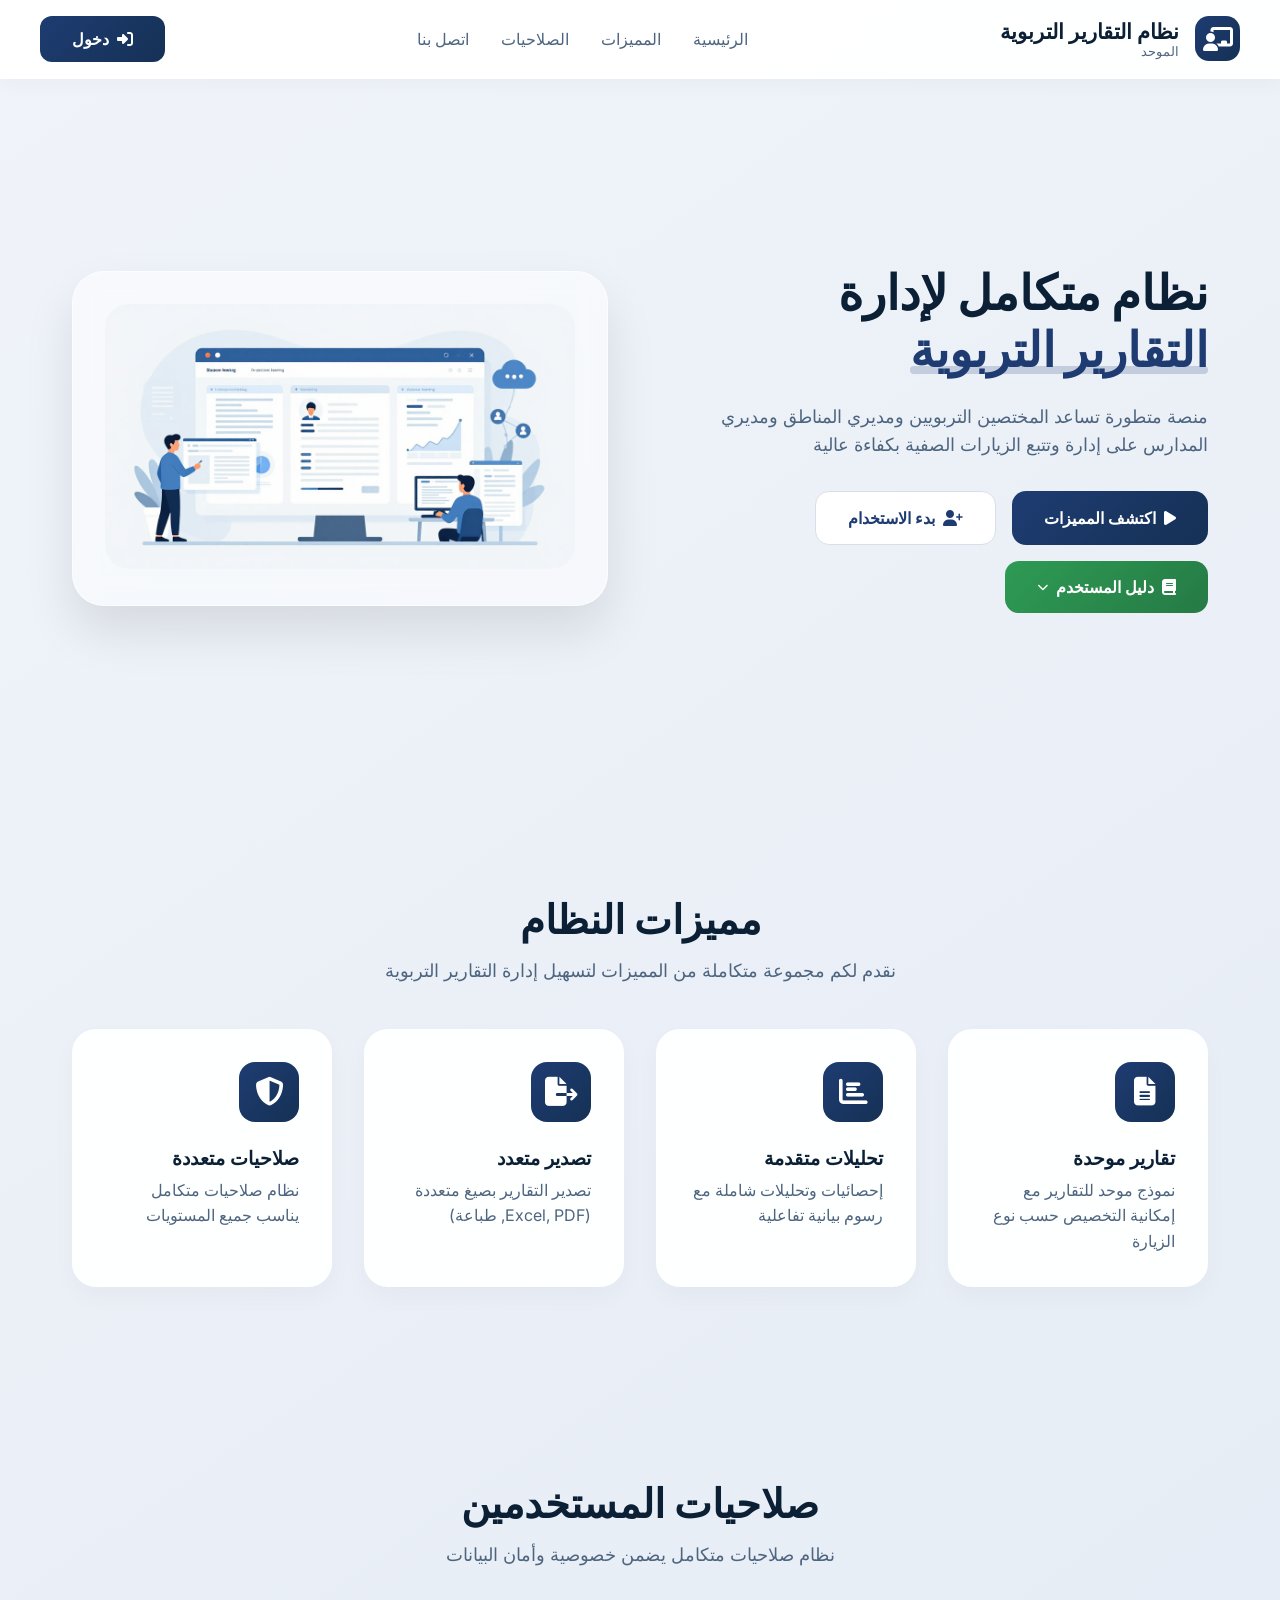
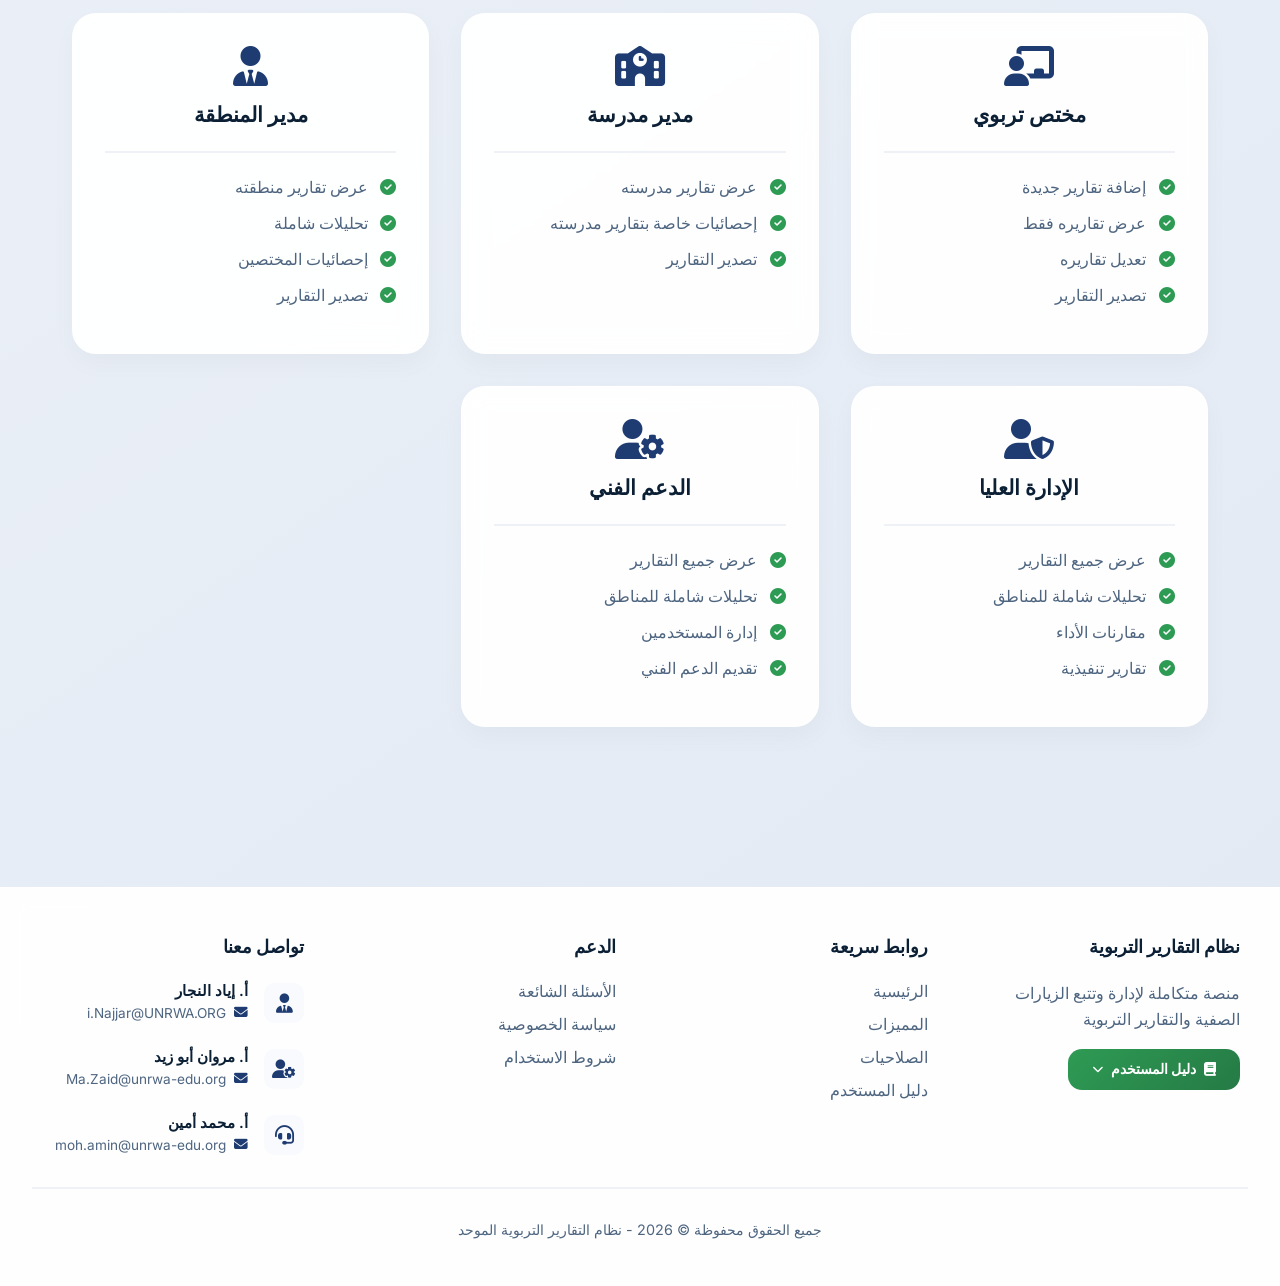
<file: index.html>
<!DOCTYPE html>
<html lang="ar" dir="rtl">
<!-- SYSTEM_FIX_VERSION: 2026-08-11-v5 -->
<head>
    <meta charset="UTF-8">
    <meta name="viewport" content="width=device-width, initial-scale=1.0">
    <title>نظام التقارير التربوية الموحد</title>
    <link rel="icon" type="image/png" sizes="32x32" href="lib/favicon-32.png">
    <link rel="icon" type="image/png" sizes="16x16" href="lib/favicon-16.png">
    <link rel="icon" type="image/png" sizes="64x64" href="lib/favicon-64.png">
    <link rel="apple-touch-icon" sizes="180x180" href="lib/apple-touch-icon-180.png">
    <link rel="preconnect" href="https://fonts.googleapis.com">
    <link rel="preconnect" href="https://fonts.gstatic.com" crossorigin>
    <link href="https://fonts.googleapis.com/css2?family=Inter:wght@400;500;600;700&display=swap" rel="stylesheet">
    <link rel="stylesheet" href="https://cdnjs.cloudflare.com/ajax/libs/font-awesome/6.4.0/css/all.min.css">
    <style>
        * {
            margin: 0;
            padding: 0;
            box-sizing: border-box;
        }

        body {
            font-family: 'Inter', sans-serif;
            background: linear-gradient(145deg, #f0f4fa 0%, #e2e9f3 100%);
            min-height: 100vh;
        }

        .navbar {
            background: rgba(255, 255, 255, 0.95);
            backdrop-filter: blur(12px);
            -webkit-backdrop-filter: blur(12px);
            border-bottom: 1px solid rgba(255, 255, 255, 0.6);
            padding: 1rem 2rem;
            position: sticky;
            top: 0;
            z-index: 100;
            box-shadow: 0 5px 20px rgba(0, 0, 0, 0.03);
        }

        .nav-container {
            max-width: 1200px;
            margin: 0 auto;
            display: flex;
            justify-content: space-between;
            align-items: center;
        }

        .logo {
            display: flex;
            align-items: center;
            gap: 1rem;
        }

        .logo-icon {
            width: 45px;
            height: 45px;
            background: linear-gradient(135deg, #1e3c72, #153155);
            border-radius: 14px;
            display: flex;
            align-items: center;
            justify-content: center;
        }

        .logo-icon i {
            font-size: 1.5rem;
            color: white;
        }

        .logo-text h1 {
            color: #0b1f35;
            font-size: 1.3rem;
            font-weight: 700;
        }

        .logo-text p {
            color: #4e6580;
            font-size: 0.8rem;
            font-weight: 500;
        }

        .nav-links {
            display: flex;
            gap: 2rem;
            align-items: center;
        }

        .nav-links a {
            color: #4e6580;
            text-decoration: none;
            font-weight: 500;
            transition: color 0.2s;
        }

        .nav-links a:hover {
            color: #1e3c72;
        }

        .login-btn {
            background: linear-gradient(135deg, #1e3c72, #153155);
            color: white;
            border: none;
            padding: 0.8rem 2rem;
            border-radius: 12px;
            font-weight: 600;
            cursor: pointer;
            transition: all 0.2s;
            display: inline-flex;
            align-items: center;
            gap: 0.5rem;
            text-decoration: none;
        }

        .login-btn:hover {
            transform: translateY(-2px);
            box-shadow: 0 10px 20px rgba(30, 60, 114, 0.2);
        }

        .container {
            max-width: 1200px;
            margin: 0 auto;
            padding: 2rem;
        }

        .hero {
            min-height: 80vh;
            display: flex;
            align-items: center;
        }

        .hero-content {
            display: grid;
            grid-template-columns: 1fr 1fr;
            gap: 4rem;
            align-items: center;
        }

        .hero-text h1 {
            color: #0b1f35;
            font-size: 3rem;
            font-weight: 700;
            line-height: 1.2;
            margin-bottom: 1.5rem;
        }

        .hero-text .highlight {
            color: #1e3c72;
            position: relative;
        }

        .hero-text .highlight::after {
            content: '';
            position: absolute;
            bottom: 5px;
            left: 0;
            width: 100%;
            height: 8px;
            background: rgba(30, 60, 114, 0.2);
            border-radius: 4px;
            z-index: -1;
        }

        .hero-text p {
            color: #4e6580;
            font-size: 1.1rem;
            line-height: 1.6;
            margin-bottom: 2rem;
        }

        .hero-buttons {
            display: flex;
            gap: 1rem;
            flex-wrap: wrap;
        }

        .btn-primary {
            background: linear-gradient(135deg, #1e3c72, #153155);
            color: white;
            border: none;
            padding: 1rem 2rem;
            border-radius: 14px;
            font-weight: 600;
            cursor: pointer;
            transition: all 0.2s;
            display: inline-flex;
            align-items: center;
            gap: 0.5rem;
            text-decoration: none;
        }

        .btn-secondary {
            background: white;
            color: #1e3c72;
            border: 1.5px solid #d7e0ea;
            padding: 1rem 2rem;
            border-radius: 14px;
            font-weight: 600;
            cursor: pointer;
            transition: all 0.2s;
            display: inline-flex;
            align-items: center;
            gap: 0.5rem;
            text-decoration: none;
        }

        .btn-secondary:hover {
            border-color: #1e3c72;
            background: #f8fafd;
        }

        .btn-manual {
            background: linear-gradient(135deg, #2e9b54, #257a45);
            color: white;
            border: none;
            padding: 1rem 2rem;
            border-radius: 14px;
            font-weight: 600;
            cursor: pointer;
            transition: all 0.2s;
            display: inline-flex;
            align-items: center;
            gap: 0.5rem;
            text-decoration: none;
        }

        .btn-manual:hover {
            transform: translateY(-2px);
            box-shadow: 0 10px 20px rgba(46, 155, 84, 0.2);
        }

        .hero-image {
            background: rgba(255, 255, 255, 0.5);
            backdrop-filter: blur(12px);
            border-radius: 32px;
            padding: 2rem;
            border: 1px solid rgba(255, 255, 255, 0.6);
            box-shadow: 0 25px 50px rgba(0, 0, 0, 0.1);
        }

        .hero-image img {
            width: 100%;
            border-radius: 24px;
        }

        .features {
            padding: 4rem 0;
        }

        .section-title {
            text-align: center;
            margin-bottom: 3rem;
        }

        .section-title h2 {
            color: #0b1f35;
            font-size: 2.5rem;
            font-weight: 700;
            margin-bottom: 1rem;
        }

        .section-title p {
            color: #4e6580;
            font-size: 1.1rem;
            max-width: 600px;
            margin: 0 auto;
        }

        .features-grid {
            display: grid;
            grid-template-columns: repeat(auto-fit, minmax(250px, 1fr));
            gap: 2rem;
        }

        .feature-card {
            background: rgba(255, 255, 255, 0.95);
            backdrop-filter: blur(12px);
            border-radius: 24px;
            padding: 2rem;
            border: 1px solid rgba(255, 255, 255, 0.6);
            box-shadow: 0 10px 25px rgba(0, 0, 0, 0.03);
            transition: all 0.3s;
        }

        .feature-card:hover {
            transform: translateY(-5px);
            box-shadow: 0 20px 30px rgba(30, 60, 114, 0.1);
        }

        .feature-icon {
            width: 60px;
            height: 60px;
            background: linear-gradient(135deg, #1e3c72, #153155);
            border-radius: 16px;
            display: flex;
            align-items: center;
            justify-content: center;
            margin-bottom: 1.5rem;
        }

        .feature-icon i {
            font-size: 1.8rem;
            color: white;
        }

        .feature-card h3 {
            color: #0b1f35;
            font-size: 1.2rem;
            margin-bottom: 0.5rem;
            font-weight: 600;
        }

        .feature-card p {
            color: #4e6580;
            line-height: 1.6;
        }

        .roles-grid {
            display: grid;
            grid-template-columns: repeat(auto-fit, minmax(300px, 1fr));
            gap: 2rem;
            margin-top: 2rem;
        }

        .role-card {
            background: rgba(255, 255, 255, 0.95);
            backdrop-filter: blur(12px);
            border-radius: 24px;
            padding: 2rem;
            border: 1px solid rgba(255, 255, 255, 0.6);
            box-shadow: 0 10px 25px rgba(0, 0, 0, 0.03);
        }

        .role-header {
            text-align: center;
            margin-bottom: 1.5rem;
            padding-bottom: 1.5rem;
            border-bottom: 2px solid #eef2f7;
        }

        .role-header i {
            font-size: 2.5rem;
            color: #1e3c72;
            margin-bottom: 1rem;
        }

        .role-header h3 {
            color: #0b1f35;
            font-size: 1.3rem;
            font-weight: 600;
        }

        .role-list {
            list-style: none;
        }

        .role-list li {
            display: flex;
            align-items: center;
            gap: 0.8rem;
            margin-bottom: 1rem;
            color: #4e6580;
        }

        .role-list li i {
            color: #2e9b54;
            font-size: 1rem;
        }

        .contact-list {
            display: flex;
            flex-direction: column;
            gap: 1.5rem;
        }

        .contact-item {
            display: flex;
            align-items: flex-start;
            gap: 1rem;
        }

        .contact-icon {
            width: 40px;
            height: 40px;
            background: #f8fafd;
            border-radius: 10px;
            display: flex;
            align-items: center;
            justify-content: center;
            color: #1e3c72;
            font-size: 1.2rem;
            transition: all 0.2s;
            margin-top: 2px;
        }

        .contact-item:hover .contact-icon {
            background: #1e3c72;
            color: white;
            transform: translateY(-2px);
        }

        .contact-info {
            display: flex;
            flex-direction: column;
            gap: 0.3rem;
        }

        .contact-name {
            font-weight: 600;
            color: #0b1f35;
            font-size: 0.95rem;
        }

        .contact-email {
            color: #4e6580;
            text-decoration: none;
            font-size: 0.85rem;
            display: inline-flex;
            align-items: center;
            gap: 0.5rem;
            transition: color 0.2s;
        }

        .contact-email i {
            font-size: 0.85rem;
            color: #1e3c72;
        }

        .contact-email:hover {
            color: #1e3c72;
        }

        .footer {
            background: rgba(255, 255, 255, 0.95);
            backdrop-filter: blur(12px);
            border-top: 1px solid rgba(255, 255, 255, 0.6);
            padding: 3rem 2rem;
            margin-top: 4rem;
        }

        .footer-content {
            max-width: 1200px;
            margin: 0 auto;
            display: grid;
            grid-template-columns: repeat(auto-fit, minmax(200px, 1fr));
            gap: 3rem;
        }

        .footer-section h4 {
            color: #0b1f35;
            margin-bottom: 1.5rem;
            font-size: 1.1rem;
        }

        .footer-section ul {
            list-style: none;
        }

        .footer-section ul li {
            margin-bottom: 0.8rem;
        }

        .footer-section ul li a {
            color: #4e6580;
            text-decoration: none;
            transition: color 0.2s;
        }

        .footer-section ul li a:hover {
            color: #1e3c72;
        }

        .footer-bottom {
            text-align: center;
            padding-top: 2rem;
            margin-top: 2rem;
            border-top: 2px solid #eef2f7;
            color: #4e6580;
            font-size: 0.9rem;
        }

        .manual-dropdown {
            position: relative;
            display: inline-block;
        }

        .manual-dropdown-content {
            display: none;
            position: absolute;
            background: white;
            min-width: 180px;
            box-shadow: 0 15px 35px rgba(0, 0, 0, 0.1);
            border-radius: 12px;
            z-index: 1;
            overflow: hidden;
            border: 1px solid #eef2f7;
        }

        .manual-dropdown-content a {
            color: #4e6580;
            padding: 12px 18px;
            text-decoration: none;
            display: flex;
            align-items: center;
            gap: 0.8rem;
            transition: all 0.2s;
            font-size: 0.9rem;
        }

        .manual-dropdown-content a i {
            width: 20px;
            font-size: 0.9rem;
        }

        .manual-dropdown-content a:hover {
            background-color: #f8fafd;
            color: #1e3c72;
        }

        .manual-dropdown:hover .manual-dropdown-content {
            display: block;
        }

        /* نافذة معاينة PDF المنبثقة */
        .pdf-modal {
            display: none;
            position: fixed;
            z-index: 1000;
            left: 0;
            top: 0;
            width: 100%;
            height: 100%;
            background-color: rgba(0, 0, 0, 0.85);
            backdrop-filter: blur(5px);
        }

        .pdf-modal-content {
            position: relative;
            background-color: #1e1e2f;
            margin: 2% auto;
            padding: 0;
            width: 90%;
            height: 90%;
            border-radius: 16px;
            overflow: hidden;
            box-shadow: 0 25px 50px rgba(0, 0, 0, 0.3);
            display: flex;
            flex-direction: column;
        }

        .pdf-modal-header {
            display: flex;
            justify-content: space-between;
            align-items: center;
            padding: 1rem 1.5rem;
            background: linear-gradient(135deg, #1e3c72, #153155);
            color: white;
        }

        .pdf-modal-header h3 {
            margin: 0;
            font-size: 1.2rem;
        }

        .pdf-modal-header .close-pdf {
            background: none;
            border: none;
            color: white;
            font-size: 1.8rem;
            cursor: pointer;
            transition: all 0.2s;
            line-height: 1;
        }

        .pdf-modal-header .close-pdf:hover {
            transform: scale(1.1);
            opacity: 0.8;
        }

        .pdf-iframe {
            width: 100%;
            height: calc(100% - 60px);
            border: none;
        }

        @media (max-width: 768px) {
            .nav-links {
                display: none;
            }
            
            .hero-content {
                grid-template-columns: 1fr;
            }
            
            .hero-text h1 {
                font-size: 2rem;
            }
            
            .hero-buttons {
                flex-direction: column;
            }
            
            .container {
                padding: 1rem;
            }
            
            .footer-content {
                grid-template-columns: 1fr;
            }

            .pdf-modal-content {
                width: 95%;
                height: 95%;
                margin: 2% auto;
            }
        }
    </style>
</head>
<body>
    <!-- نافذة معاينة PDF المنبثقة -->
    <div id="pdfModal" class="pdf-modal">
        <div class="pdf-modal-content">
            <div class="pdf-modal-header">
                <h3><i class="fas fa-book"></i> دليل المستخدم - نظام التقارير التربوية الموحد</h3>
                <button class="close-pdf" onclick="closePDFModal()">&times;</button>
            </div>
            <iframe id="pdfIframe" class="pdf-iframe" src=""></iframe>
        </div>
    </div>

    <!-- شريط التنقل -->
    <nav class="navbar">
        <div class="nav-container">
            <div class="logo">
                <div class="logo-icon">
                    <i class="fas fa-chalkboard-teacher"></i>
                </div>
                <div class="logo-text">
                    <h1>نظام التقارير التربوية</h1>
                    <p>الموحد</p>
                </div>
            </div>
            <div class="nav-links">
                <a href="#home">الرئيسية</a>
                <a href="#features">المميزات</a>
                <a href="#roles">الصلاحيات</a>
                <a href="#contact">اتصل بنا</a>
            </div>
            <a href="login.html" class="login-btn">
                <i class="fas fa-sign-in-alt"></i>
                دخول
            </a>
        </div>
    </nav>

    <!-- القسم الرئيسي -->
    <section class="hero" id="home">
        <div class="container">
            <div class="hero-content">
                <div class="hero-text">
                    <h1>
                        نظام متكامل لإدارة<br>
                        <span class="highlight">التقارير التربوية</span>
                    </h1>
                    <p>
                        منصة متطورة تساعد المختصين التربويين ومديري المناطق ومديري المدارس
                        على إدارة وتتبع الزيارات الصفية بكفاءة عالية
                    </p>
                    <div class="hero-buttons">
                        <a href="#features" class="btn-primary">
                            <i class="fas fa-play"></i>
                            اكتشف المميزات
                        </a>
                        <a href="login.html" class="btn-secondary">
                            <i class="fas fa-user-plus"></i>
                            بدء الاستخدام
                        </a>
                        <div class="manual-dropdown">
                            <a href="#" class="btn-manual" onclick="return false;">
                                <i class="fas fa-book"></i>
                                دليل المستخدم
                                <i class="fas fa-chevron-down" style="font-size: 0.7rem;"></i>
                            </a>
                            <div class="manual-dropdown-content">
                                <a href="#" onclick="viewManual(); return false;">
                                    <i class="fas fa-eye"></i>
                                    معاينة الدليل
                                </a>
                                <a href="#" onclick="downloadManual(); return false;">
                                    <i class="fas fa-download"></i>
                                    تحميل الدليل
                                </a>
                            </div>
                        </div>
                    </div>
                </div>
                <div class="hero-image">
                    <img src="lib/RMS.png" 
                         alt="نظام التقارير التربوية">
                </div>
            </div>
        </div>
    </section>

    <!-- قسم المميزات -->
    <section class="features" id="features">
        <div class="container">
            <div class="section-title">
                <h2>مميزات النظام</h2>
                <p>نقدم لكم مجموعة متكاملة من المميزات لتسهيل إدارة التقارير التربوية</p>
            </div>

            <div class="features-grid">
                <div class="feature-card">
                    <div class="feature-icon">
                        <i class="fas fa-file-alt"></i>
                    </div>
                    <h3>تقارير موحدة</h3>
                    <p>نموذج موحد للتقارير مع إمكانية التخصيص حسب نوع الزيارة</p>
                </div>

                <div class="feature-card">
                    <div class="feature-icon">
                        <i class="fas fa-chart-bar"></i>
                    </div>
                    <h3>تحليلات متقدمة</h3>
                    <p>إحصائيات وتحليلات شاملة مع رسوم بيانية تفاعلية</p>
                </div>

                <div class="feature-card">
                    <div class="feature-icon">
                        <i class="fas fa-file-export"></i>
                    </div>
                    <h3>تصدير متعدد</h3>
                    <p>تصدير التقارير بصيغ متعددة (Excel, PDF, طباعة)</p>
                </div>

                <div class="feature-card">
                    <div class="feature-icon">
                        <i class="fas fa-shield-alt"></i>
                    </div>
                    <h3>صلاحيات متعددة</h3>
                    <p>نظام صلاحيات متكامل يناسب جميع المستويات</p>
                </div>
            </div>
        </div>
    </section>

    <!-- قسم الصلاحيات -->
    <section class="features" id="roles">
        <div class="container">
            <div class="section-title">
                <h2>صلاحيات المستخدمين</h2>
                <p>نظام صلاحيات متكامل يضمن خصوصية وأمان البيانات</p>
            </div>

            <div class="roles-grid">
                <div class="role-card">
                    <div class="role-header">
                        <i class="fas fa-chalkboard-teacher"></i>
                        <h3>مختص تربوي</h3>
                    </div>
                    <ul class="role-list">
                        <li><i class="fas fa-check-circle"></i> إضافة تقارير جديدة</li>
                        <li><i class="fas fa-check-circle"></i> عرض تقاريره فقط</li>
                        <li><i class="fas fa-check-circle"></i> تعديل تقاريره</li>
                        <li><i class="fas fa-check-circle"></i> تصدير التقارير</li>
                    </ul>
                </div>

                
                <div class="role-card">
                    <div class="role-header">
                        <i class="fas fa-school"></i>
                        <h3>مدير مدرسة</h3>
                    </div>
                    <ul class="role-list">
                        <li><i class="fas fa-check-circle"></i> عرض تقارير مدرسته</li>
                        <li><i class="fas fa-check-circle"></i> إحصائيات خاصة بتقارير مدرسته</li>
                        <li><i class="fas fa-check-circle"></i> تصدير التقارير</li>
                    </ul>
                </div>

                <div class="role-card">
                    <div class="role-header">
                        <i class="fas fa-user-tie"></i>
                        <h3>مدير المنطقة</h3>
                    </div>
                    <ul class="role-list">
                        <li><i class="fas fa-check-circle"></i> عرض تقارير منطقته</li>
                        <li><i class="fas fa-check-circle"></i> تحليلات شاملة</li>
                        <li><i class="fas fa-check-circle"></i> إحصائيات المختصين</li>
                        <li><i class="fas fa-check-circle"></i> تصدير التقارير</li>
                    </ul>
                </div>

                <div class="role-card">
                    <div class="role-header">
                        <i class="fas fa-user-shield"></i>
                        <h3>الإدارة العليا</h3>
                    </div>
                    <ul class="role-list">
                        <li><i class="fas fa-check-circle"></i> عرض جميع التقارير</li>
                        <li><i class="fas fa-check-circle"></i> تحليلات شاملة للمناطق</li>
                        <li><i class="fas fa-check-circle"></i> مقارنات الأداء</li>
                        <li><i class="fas fa-check-circle"></i> تقارير تنفيذية</li>
                    </ul>
                </div>

                <div class="role-card">
                    <div class="role-header">
                        <i class="fas fa-user-cog"></i>
                        <h3>الدعم الفني</h3>
                    </div>
                    <ul class="role-list">
                        <li><i class="fas fa-check-circle"></i> عرض جميع التقارير</li>
                        <li><i class="fas fa-check-circle"></i> تحليلات شاملة للمناطق</li>
                        <li><i class="fas fa-check-circle"></i> إدارة المستخدمين</li>
                        <li><i class="fas fa-check-circle"></i> تقديم الدعم الفني</li>
                    </ul>
                </div>

            </div>
        </div>
    </section>

    <!-- التذييل -->
    <footer class="footer" id="contact">
        <div class="footer-content">
            <div class="footer-section">
                <h4>نظام التقارير التربوية</h4>
                <p style="color: #4e6580; line-height: 1.6;">
                    منصة متكاملة لإدارة وتتبع الزيارات الصفية والتقارير التربوية
                </p>
                <div style="margin-top: 1rem;">
                    <div class="manual-dropdown" style="display: inline-block;">
                        <a href="#" class="btn-manual" style="padding: 0.8rem 1.5rem; font-size: 0.85rem;" onclick="return false;">
                            <i class="fas fa-book"></i>
                            دليل المستخدم
                            <i class="fas fa-chevron-down" style="font-size: 0.7rem;"></i>
                        </a>
                        <div class="manual-dropdown-content">
                            <a href="#" onclick="viewManual(); return false;">
                                <i class="fas fa-eye"></i>
                                معاينة الدليل
                            </a>
                            <a href="#" onclick="downloadManual(); return false;">
                                <i class="fas fa-download"></i>
                                تحميل الدليل
                            </a>
                        </div>
                    </div>
                </div>
            </div>

            <div class="footer-section">
                <h4>روابط سريعة</h4>
                <ul>
                    <li><a href="#home">الرئيسية</a></li>
                    <li><a href="#features">المميزات</a></li>
                    <li><a href="#roles">الصلاحيات</a></li>
                    <li><a href="#" onclick="viewManual(); return false;">دليل المستخدم</a></li>
                </ul>
            </div>

            <div class="footer-section">
                <h4>الدعم</h4>
                <ul>
                    <li><a href="#">الأسئلة الشائعة</a></li>
                    <li><a href="#">سياسة الخصوصية</a></li>
                    <li><a href="#">شروط الاستخدام</a></li>
                </ul>
            </div>

            <div class="footer-section">
                <h4>تواصل معنا</h4>
                <div class="contact-list">
                    <div class="contact-item">
                        <i class="fas fa-user-tie contact-icon"></i>
                        <div class="contact-info">
                            <span class="contact-name">أ. إياد النجار</span>
                            <a href="mailto:i.Najjar@UNRWA.ORG" class="contact-email">
                                <i class="fas fa-envelope"></i> i.Najjar@UNRWA.ORG
                            </a>
                        </div>
                    </div>
                    <div class="contact-item">
                        <i class="fas fa-user-cog contact-icon"></i>
                        <div class="contact-info">
                            <span class="contact-name">أ. مروان أبو زيد</span>
                            <a href="mailto:Ma.Zaid@unrwa-edu.org" class="contact-email">
                                <i class="fas fa-envelope"></i> Ma.Zaid@unrwa-edu.org
                            </a>
                        </div>
                    </div>
                    <div class="contact-item">
                        <i class="fas fa-headset contact-icon"></i>
                        <div class="contact-info">
                            <span class="contact-name">أ. محمد أمين</span>
                            <a href="mailto:moh.amin@unrwa-edu.org" class="contact-email">
                                <i class="fas fa-envelope"></i> moh.amin@unrwa-edu.org
                            </a>
                        </div>
                    </div>
                </div>
            </div>
        </div>
        <div class="footer-bottom">
            <p>جميع الحقوق محفوظة &copy; 2026 - نظام التقارير التربوية الموحد</p>
        </div>
    </footer>

    <script>
console.log('%c🔖 SYSTEM_FIX_VERSION: 2026-08-11-v5', 'color:#2e9b54;font-weight:bold;font-size:14px');
        // المسار النسبي لدليل المستخدم (يعمل محلياً وعلى GitHub Pages)
        const manualPath = 'lib/user_manual.pdf';
        
        const pdfModal = document.getElementById('pdfModal');
        const pdfIframe = document.getElementById('pdfIframe');

        // دالة معاينة الدليل - فتح PDF في نافذة منبثقة
        function viewManual() {
            // التحقق من وجود الملف
            fetch(manualPath, { method: 'HEAD' })
                .then(response => {
                    if (response.ok) {
                        pdfIframe.src = manualPath;
                        pdfModal.style.display = 'block';
                        document.body.style.overflow = 'hidden';
                    } else {
                        alert('عذراً، لم يتم العثور على دليل المستخدم.\nالرجاء التأكد من وجود الملف في المسار: ' + manualPath);
                    }
                })
                .catch(() => {
                    alert('عذراً، لم يتم العثور على دليل المستخدم.\nالرجاء التأكد من وجود الملف في المسار: ' + manualPath);
                });
        }

        // دالة إغلاق نافذة المعاينة
        function closePDFModal() {
            pdfModal.style.display = 'none';
            pdfIframe.src = '';
            document.body.style.overflow = 'auto';
        }

        // إغلاق النافذة عند الضغط خارج المحتوى
        window.onclick = function(event) {
            if (event.target == pdfModal) {
                closePDFModal();
            }
        }

        // دالة تحميل الدليل
        function downloadManual() {
            const link = document.createElement('a');
            link.href = manualPath;
            link.download = 'user_manual.pdf';
            document.body.appendChild(link);
            link.click();
            document.body.removeChild(link);
        }

        // تمرير سلس للأقسام
        document.querySelectorAll('a[href^="#"]').forEach(anchor => {
            anchor.addEventListener('click', function (e) {
                const href = this.getAttribute('href');
                if (href && href !== '#' && href.startsWith('#') && !href.includes('javascript')) {
                    const target = document.querySelector(href);
                    if (target) {
                        e.preventDefault();
                        target.scrollIntoView({ behavior: 'smooth' });
                    }
                }
            });
        });
    </script>
</body>
</html>
</file>
